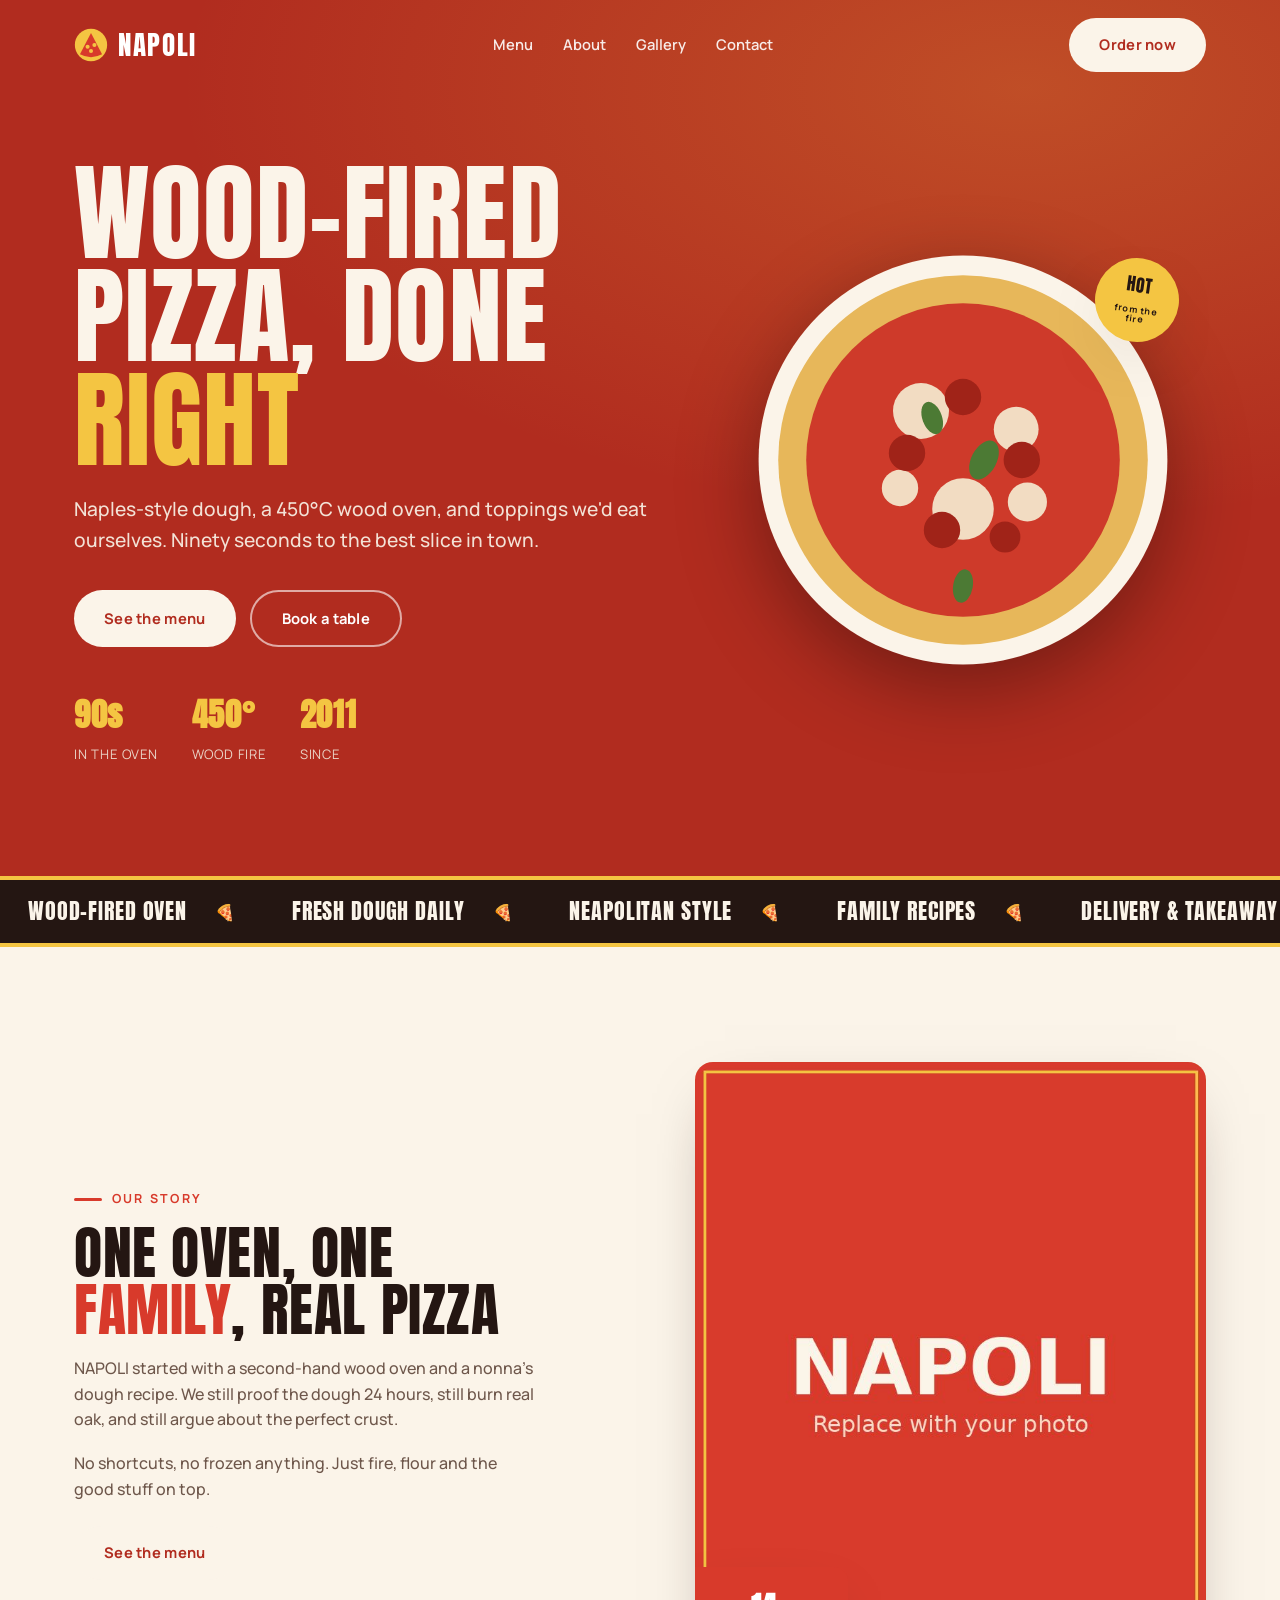
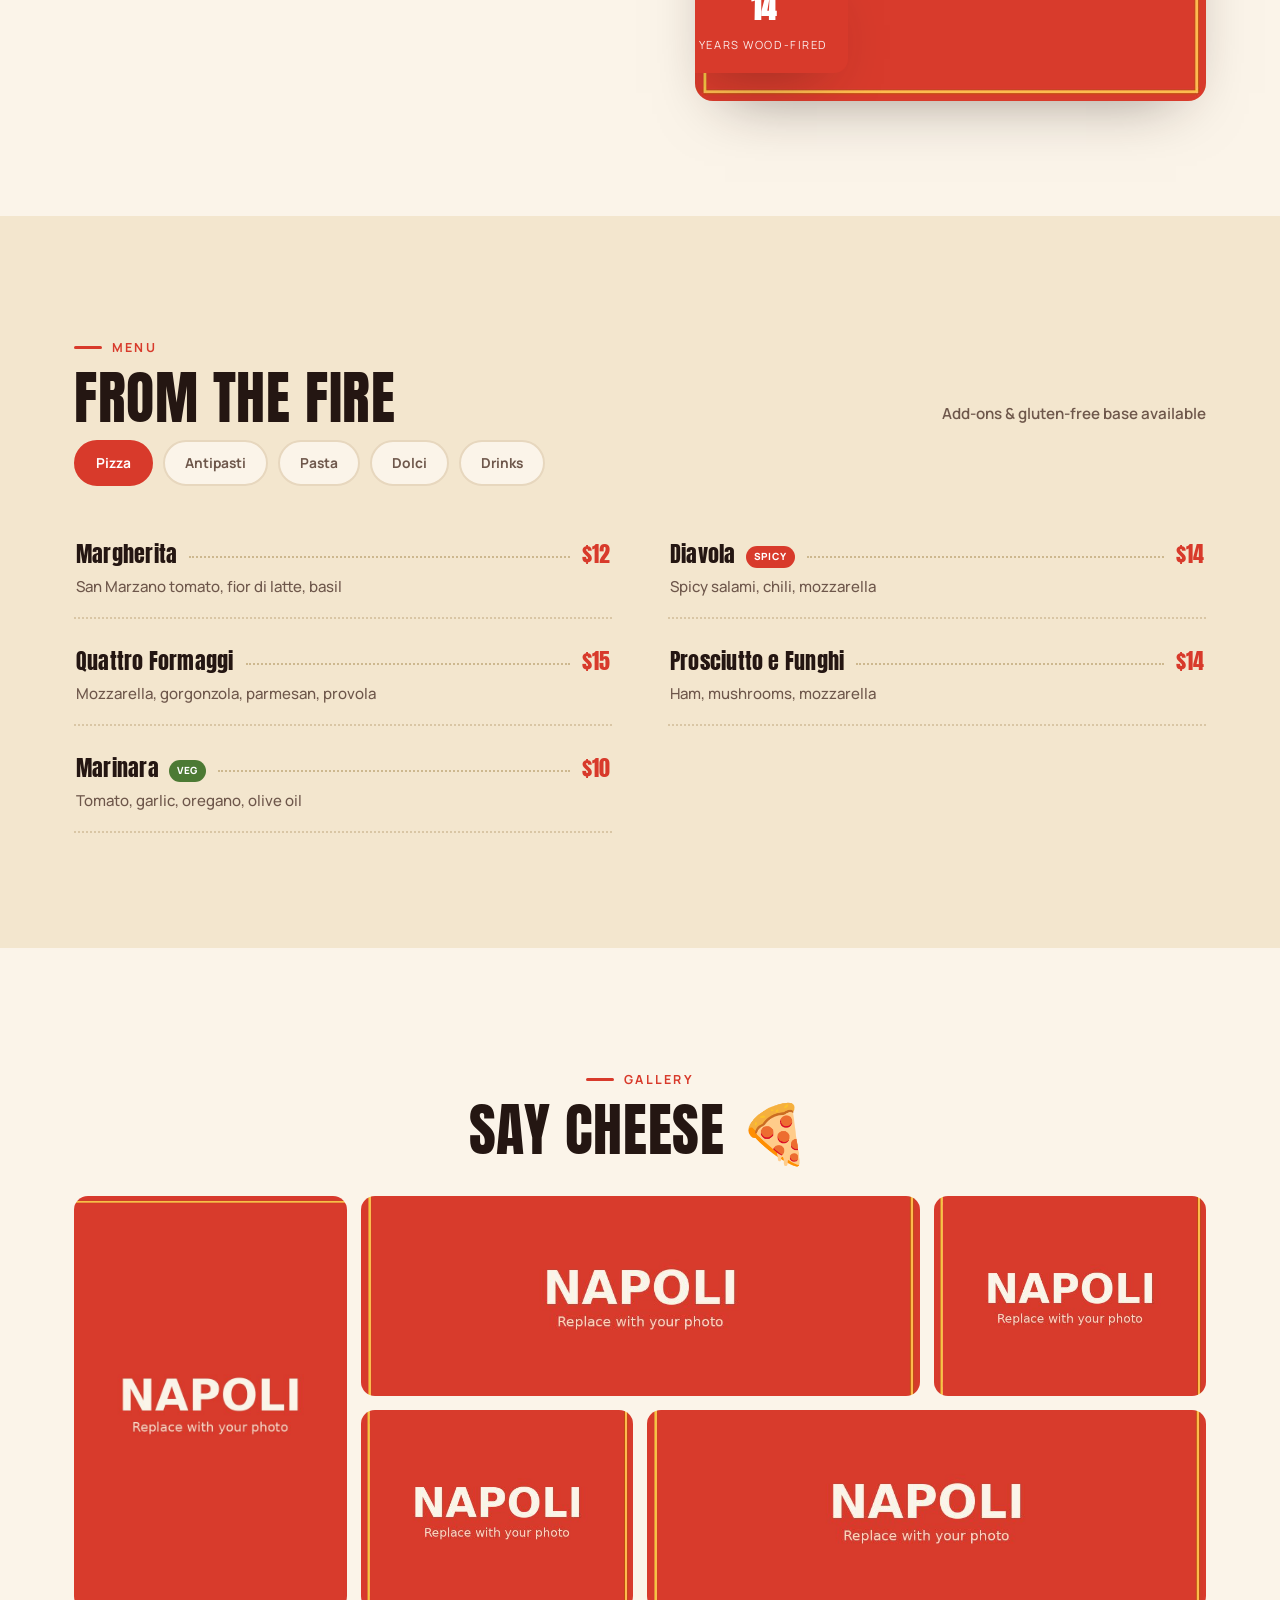
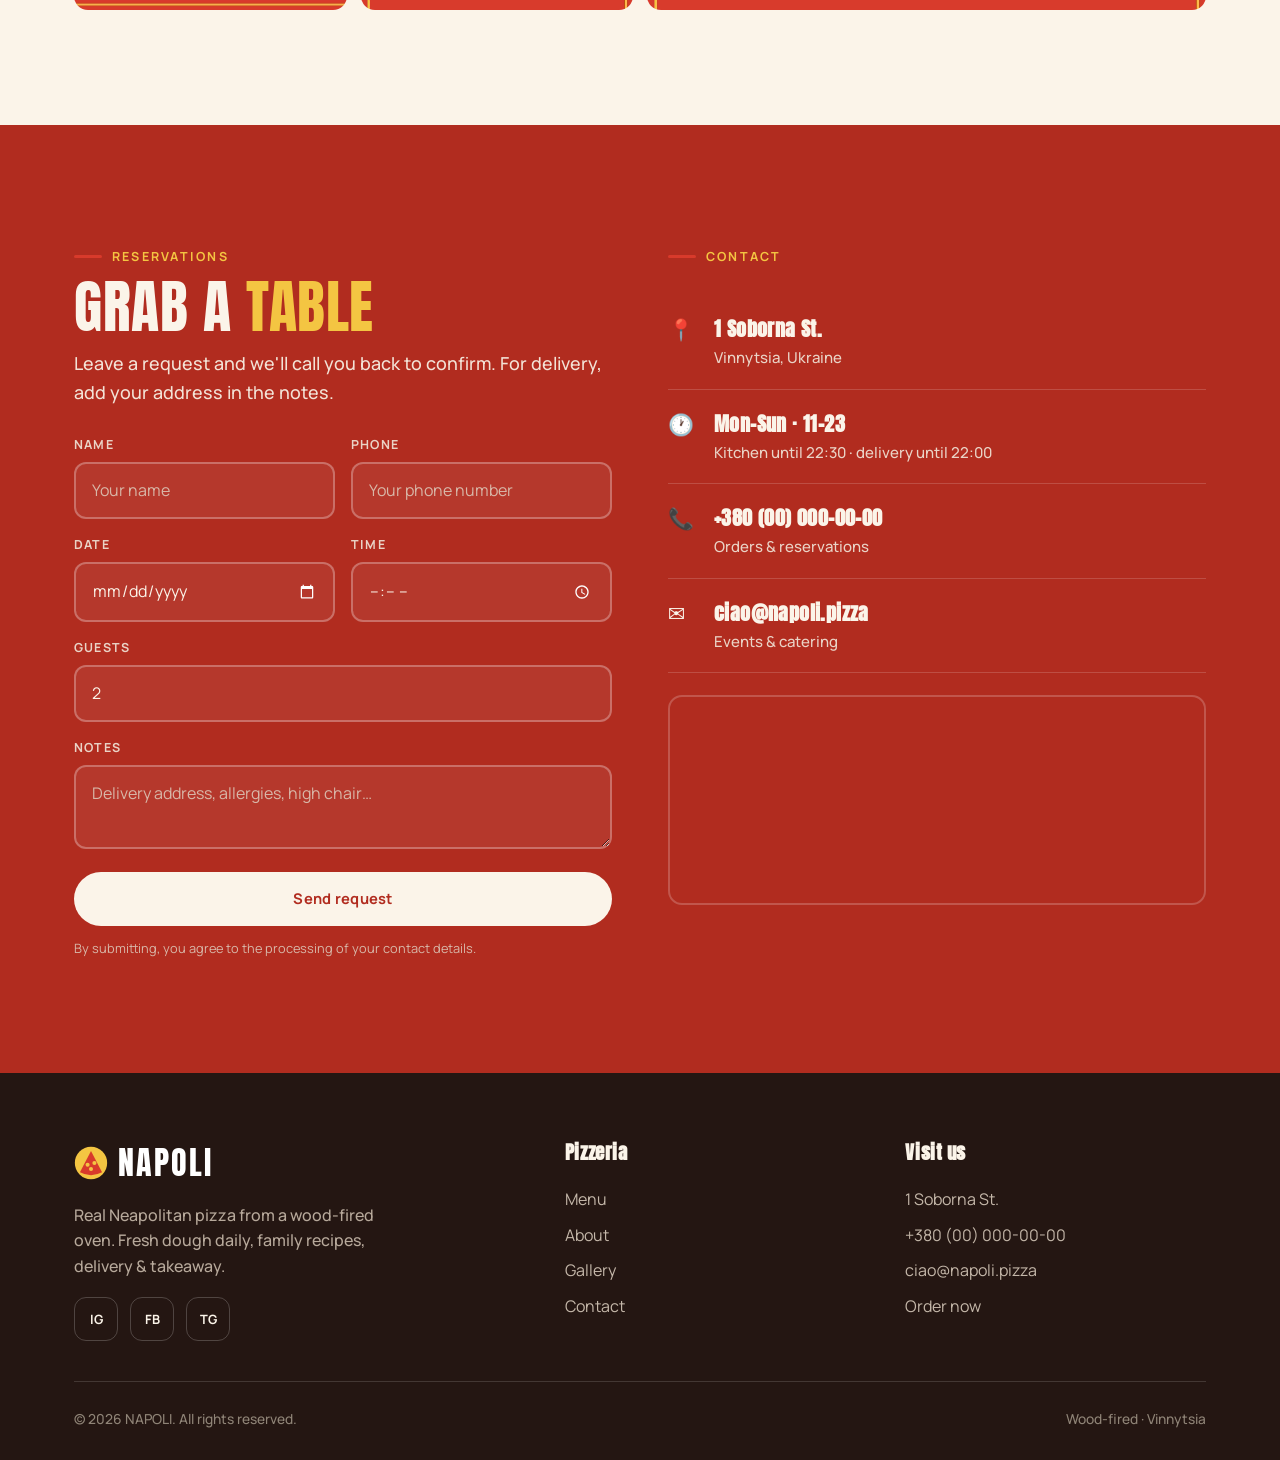
<file: index.html>
<!DOCTYPE html>
<html lang="en">
<head>
<meta charset="UTF-8" />
<meta name="viewport" content="width=device-width, initial-scale=1.0" />

<!-- ===================================================================
     NAPOLI — wood-fired pizzeria HTML template (one file, any host)
     Upload index.html to any host and the site works.
     What to edit is marked with /* ... */ comments below.
=================================================================== -->

<title>NAPOLI — Wood-Fired Pizzeria</title>
<meta name="description" content="Real Neapolitan pizza from a wood-fired oven. Fresh dough daily, family recipes, delivery & takeaway." />

<link rel="preconnect" href="https://fonts.googleapis.com" />
<link rel="preconnect" href="https://fonts.gstatic.com" crossorigin />
<link href="https://fonts.googleapis.com/css2?family=Anton&family=Manrope:wght@400;500;600;700&display=swap" rel="stylesheet" />

<link rel="stylesheet" href="css/style.css" />
<link rel="icon" href="images/favicon.svg" type="image/svg+xml" />
<meta property="og:title" content="NAPOLI — Wood-Fired Pizzeria" />
<meta property="og:description" content="Real Neapolitan pizza from a wood-fired oven." />
<meta property="og:type" content="website" />
</head>

<body class="on-red">

<!-- ============ HEADER ============ -->
<header class="site-header" id="header">
  <div class="wrap nav">
    <a href="#top" class="logo" aria-label="NAPOLI, home">
      <svg class="logo-mark" viewBox="0 0 40 40" aria-hidden="true">
        <circle cx="20" cy="20" r="19" fill="#F4C542"/>
        <path d="M20 6 L33 31 A28 28 0 0 1 7 31 Z" fill="#D83A2B"/>
        <circle cx="16" cy="22" r="2.4" fill="#F4C542"/><circle cx="24" cy="20" r="2.4" fill="#F4C542"/><circle cx="20" cy="27" r="2.4" fill="#F4C542"/>
      </svg>
      NAPOLI
    </a>
    <nav class="nav-links" id="navLinks" aria-label="Main menu">
      <a href="#menu">Menu</a>
      <a href="#about">About</a>
      <a href="#gallery">Gallery</a>
      <a href="#reserve">Contact</a>
    </nav>
    <div class="nav-cta">
      <a href="#reserve" class="btn btn-solid">Order now</a>
      <button class="burger" id="burger" aria-label="Menu" aria-expanded="false"><span></span></button>
    </div>
  </div>
</header>

<main id="top">

  <!-- ============ HERO ============ -->
  <section class="hero">
    <div class="wrap hero-grid">
      <div class="reveal">
        <h1>Wood-fired<br>pizza, done<br><em>right</em></h1>
        <p class="lead">Naples-style dough, a 450°C wood oven, and toppings we'd eat ourselves. Ninety seconds to the best slice in town.</p>
        <div class="hero-actions">
          <a href="#menu" class="btn btn-solid">See the menu</a>
          <a href="#reserve" class="btn btn-ghost">Book a table</a>
        </div>
        <div class="hero-facts">
          <div class="fact"><strong>90s</strong><span>in the oven</span></div>
          <div class="fact"><strong>450°</strong><span>wood fire</span></div>
          <div class="fact"><strong>2011</strong><span>since</span></div>
        </div>
      </div>

      <!-- Signature: hand-drawn pizza -->
      <div class="hero-art reveal" aria-hidden="true">
        <div class="pizza-spin">
          <svg viewBox="0 0 300 300" xmlns="http://www.w3.org/2000/svg">
            <circle cx="150" cy="150" r="146" fill="#FBF4E9"/>
            <circle cx="150" cy="150" r="132" fill="#E7B75A"/>
            <circle cx="150" cy="150" r="112" fill="#CE3A2A"/>
            <!-- cheese blobs -->
            <circle cx="120" cy="115" r="20" fill="#F6EAD0" opacity=".92"/>
            <circle cx="188" cy="128" r="16" fill="#F6EAD0" opacity=".92"/>
            <circle cx="150" cy="185" r="22" fill="#F6EAD0" opacity=".92"/>
            <circle cx="105" cy="170" r="13" fill="#F6EAD0" opacity=".92"/>
            <circle cx="196" cy="180" r="14" fill="#F6EAD0" opacity=".92"/>
            <!-- pepperoni -->
            <circle cx="150" cy="105" r="13" fill="#A02318"/>
            <circle cx="110" cy="145" r="13" fill="#A02318"/>
            <circle cx="192" cy="150" r="13" fill="#A02318"/>
            <circle cx="135" cy="200" r="13" fill="#A02318"/>
            <circle cx="180" cy="205" r="11" fill="#A02318"/>
            <!-- basil -->
            <ellipse cx="165" cy="150" rx="9" ry="15" fill="#4C7A34" transform="rotate(28 165 150)"/>
            <ellipse cx="128" cy="120" rx="7" ry="12" fill="#4C7A34" transform="rotate(-20 128 120)"/>
            <ellipse cx="150" cy="240" rx="7" ry="12" fill="#4C7A34" transform="rotate(10 150 240)"/>
          </svg>
        </div>
        <div class="hot-tag">HOT<small>from the fire</small></div>
      </div>
    </div>
  </section>

  <!-- ============ MARQUEE ============ -->
  <div class="strip" aria-hidden="true">
    <div class="strip-track">
      <span>Wood-fired oven</span><span>Fresh dough daily</span><span>Neapolitan style</span><span>Family recipes</span><span>Delivery & takeaway</span>
      <span>Wood-fired oven</span><span>Fresh dough daily</span><span>Neapolitan style</span><span>Family recipes</span><span>Delivery & takeaway</span>
    </div>
  </div>

  <!-- ============ ABOUT ============ -->
  <section class="about block wrap" id="about">
    <div class="about-grid">
      <div class="reveal">
        <span class="eyebrow">Our story</span>
        <h2>One oven, one<br><em>family</em>, real pizza</h2>
        <p>NAPOLI started with a second-hand wood oven and a nonna's dough recipe. We still proof the dough 24 hours, still burn real oak, and still argue about the perfect crust.</p>
        <p>No shortcuts, no frozen anything. Just fire, flour and the good stuff on top.</p>
        <a href="#menu" class="btn btn-solid" style="margin-top:24px">See the menu</a>
      </div>
      <div class="about-media reveal">
        <!-- IMAGE: replace src with your own (e.g. images/about.jpg) -->
        <img src="images/about.jpg" alt="NAPOLI pizzeria" loading="lazy" onerror="this.style.display='none'">
        <div class="years"><b>14</b><small>years wood-fired</small></div>
      </div>
    </div>
  </section>

  <!-- ============ MENU ============ -->
  <section class="menu block" id="menu">
    <div class="wrap">
      <div class="menu-head">
        <div class="reveal">
          <span class="eyebrow">Menu</span>
          <h2>From the fire</h2>
        </div>
        <p class="menu-note reveal">Add-ons & gluten-free base available</p>
      </div>
      <div class="menu-tabs reveal" id="menuTabs" role="tablist"></div>
      <div class="menu-list" id="menuList"></div>
    </div>
  </section>

  <!-- ============ GALLERY ============ -->
  <section class="gallery block wrap" id="gallery">
    <div class="reveal" style="text-align:center;margin-bottom:38px">
      <span class="eyebrow center">Gallery</span>
      <h2 style="font-size:clamp(2.2rem,4.6vw,3.6rem);margin-top:12px">Say cheese 🍕</h2>
    </div>
    <!-- GALLERY IMAGES: replace each src with your own photos -->
    <div class="gallery-grid reveal">
      <figure class="g-tall"><img src="images/gallery-1.jpg" alt="Pizza" loading="lazy" onerror="this.style.display='none'"></figure>
      <figure class="g-wide"><img src="images/gallery-2.jpg" alt="Oven" loading="lazy" onerror="this.style.display='none'"></figure>
      <figure><img src="images/gallery-3.jpg" alt="Dough" loading="lazy" onerror="this.style.display='none'"></figure>
      <figure><img src="images/gallery-4.jpg" alt="Table" loading="lazy" onerror="this.style.display='none'"></figure>
      <figure class="g-wide"><img src="images/gallery-5.jpg" alt="Interior" loading="lazy" onerror="this.style.display='none'"></figure>
    </div>
  </section>

  <!-- ============ RESERVATION + CONTACT ============ -->
  <section class="reserve block" id="reserve">
    <div class="wrap reserve-grid">
      <div class="reveal">
        <span class="eyebrow" style="color:var(--gold)">Reservations</span>
        <h2>Grab a <em>table</em></h2>
        <p class="lead">Leave a request and we'll call you back to confirm. For delivery, add your address in the notes.</p>

        <!-- FORM: sign up at formspree.io and paste your URL instead of YOUR_FORM_ID -->
        <form class="form-card" id="bookForm" action="https://formspree.io/f/YOUR_FORM_ID" method="POST">
          <div class="field-row">
            <div class="field"><label for="bName">Name</label><input id="bName" name="name" type="text" placeholder="Your name" required></div>
            <div class="field"><label for="bPhone">Phone</label><input id="bPhone" name="phone" type="tel" placeholder="Your phone number" required></div>
          </div>
          <div class="field-row">
            <div class="field"><label for="bDate">Date</label><input id="bDate" name="date" type="date" required></div>
            <div class="field"><label for="bTime">Time</label><input id="bTime" name="time" type="time" required></div>
          </div>
          <div class="field"><label for="bGuests">Guests</label><input id="bGuests" name="guests" type="number" min="1" max="20" value="2" required></div>
          <div class="field"><label for="bNote">Notes</label><textarea id="bNote" name="note" rows="2" placeholder="Delivery address, allergies, high chair…"></textarea></div>
          <button type="submit" class="btn btn-solid" style="width:100%">Send request</button>
          <p class="form-note">By submitting, you agree to the processing of your contact details.</p>
          <div class="form-ok" id="formOk">Grazie! We've got your request — we'll call you shortly 🍕</div>
        </form>
      </div>

      <div class="reveal">
        <span class="eyebrow" style="color:var(--gold)">Contact</span>
        <div class="info-list">
          <!-- CONTACT: replace with your own details -->
          <div class="info-row"><div class="ic">📍</div><div><b>1 Soborna St.</b><span>Vinnytsia, Ukraine</span></div></div>
          <div class="info-row"><div class="ic">🕐</div><div><b>Mon–Sun · 11–23</b><span>Kitchen until 22:30 · delivery until 22:00</span></div></div>
          <div class="info-row"><div class="ic">📞</div><div><b><a href="tel:+380000000000">+380 (00) 000-00-00</a></b><span>Orders & reservations</span></div></div>
          <div class="info-row"><div class="ic">✉️</div><div><b><a href="mailto:ciao@napoli.pizza">ciao@napoli.pizza</a></b><span>Events & catering</span></div></div>
        </div>
        <!-- MAP: replace the address in q=... -->
        <div class="map"><iframe title="Map" loading="lazy" src="https://www.google.com/maps?q=Vinnytsia+Soborna+1&output=embed"></iframe></div>
      </div>
    </div>
  </section>
</main>

<!-- ============ FOOTER ============ -->
<footer class="site-footer">
  <div class="wrap">
    <div class="footer-top">
      <div class="footer-brand">
        <span class="logo">
          <svg class="logo-mark" viewBox="0 0 40 40" aria-hidden="true">
            <circle cx="20" cy="20" r="19" fill="#F4C542"/>
            <path d="M20 6 L33 31 A28 28 0 0 1 7 31 Z" fill="#D83A2B"/>
            <circle cx="16" cy="22" r="2.4" fill="#F4C542"/><circle cx="24" cy="20" r="2.4" fill="#F4C542"/><circle cx="20" cy="27" r="2.4" fill="#F4C542"/>
          </svg>
          NAPOLI
        </span>
        <p>Real Neapolitan pizza from a wood-fired oven. Fresh dough daily, family recipes, delivery & takeaway.</p>
        <div class="socials">
          <a href="#" aria-label="Instagram">IG</a>
          <a href="#" aria-label="Facebook">FB</a>
          <a href="#" aria-label="Telegram">TG</a>
        </div>
      </div>
      <div class="footer-col">
        <h4>Pizzeria</h4>
        <a href="#menu">Menu</a>
        <a href="#about">About</a>
        <a href="#gallery">Gallery</a>
        <a href="#reserve">Contact</a>
      </div>
      <div class="footer-col">
        <h4>Visit us</h4>
        <a href="#">1 Soborna St.</a>
        <a href="tel:+380000000000">+380 (00) 000-00-00</a>
        <a href="mailto:ciao@napoli.pizza">ciao@napoli.pizza</a>
        <a href="#reserve">Order now</a>
      </div>
    </div>
    <div class="footer-bottom">
      <span>© <span id="year"></span> NAPOLI. All rights reserved.</span>
      <span>Wood-fired · Vinnytsia</span>
    </div>
  </div>
</footer>

<script src="js/main.js"></script>
</body>
</html>
</file>
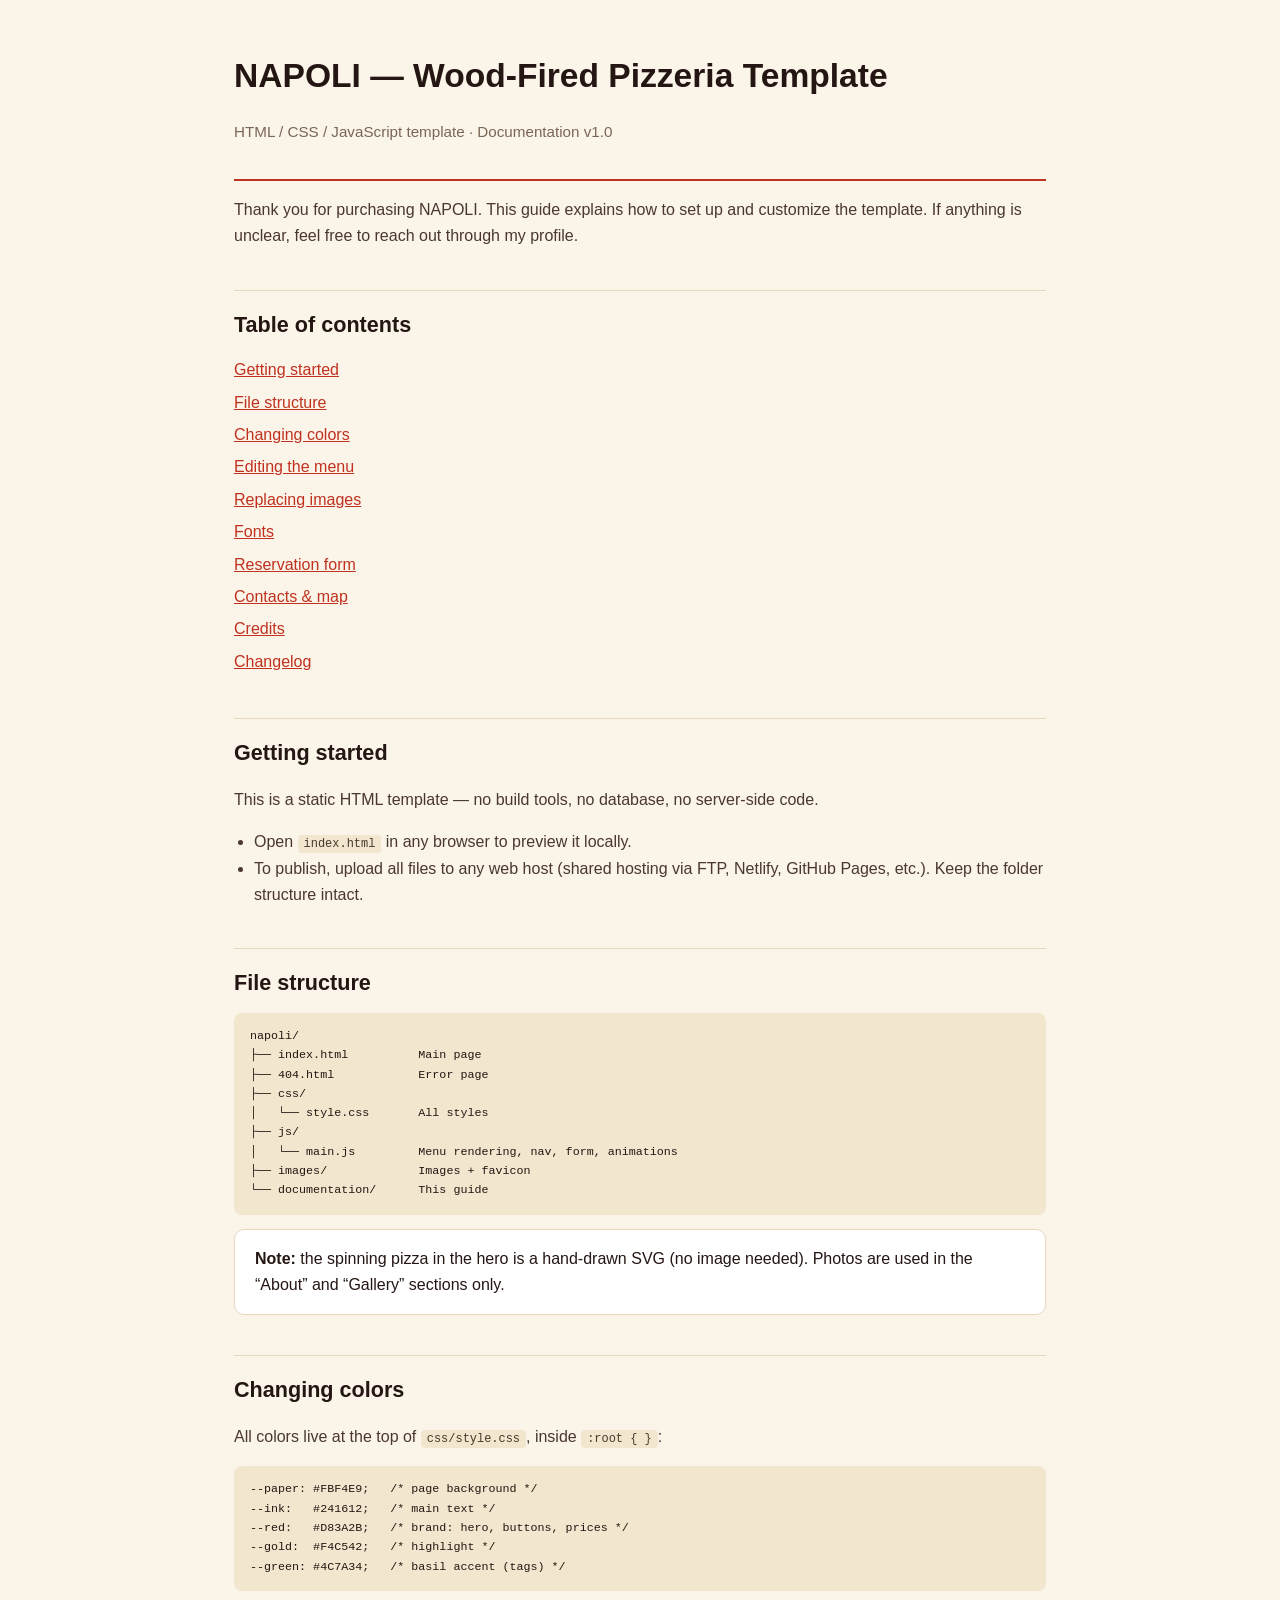
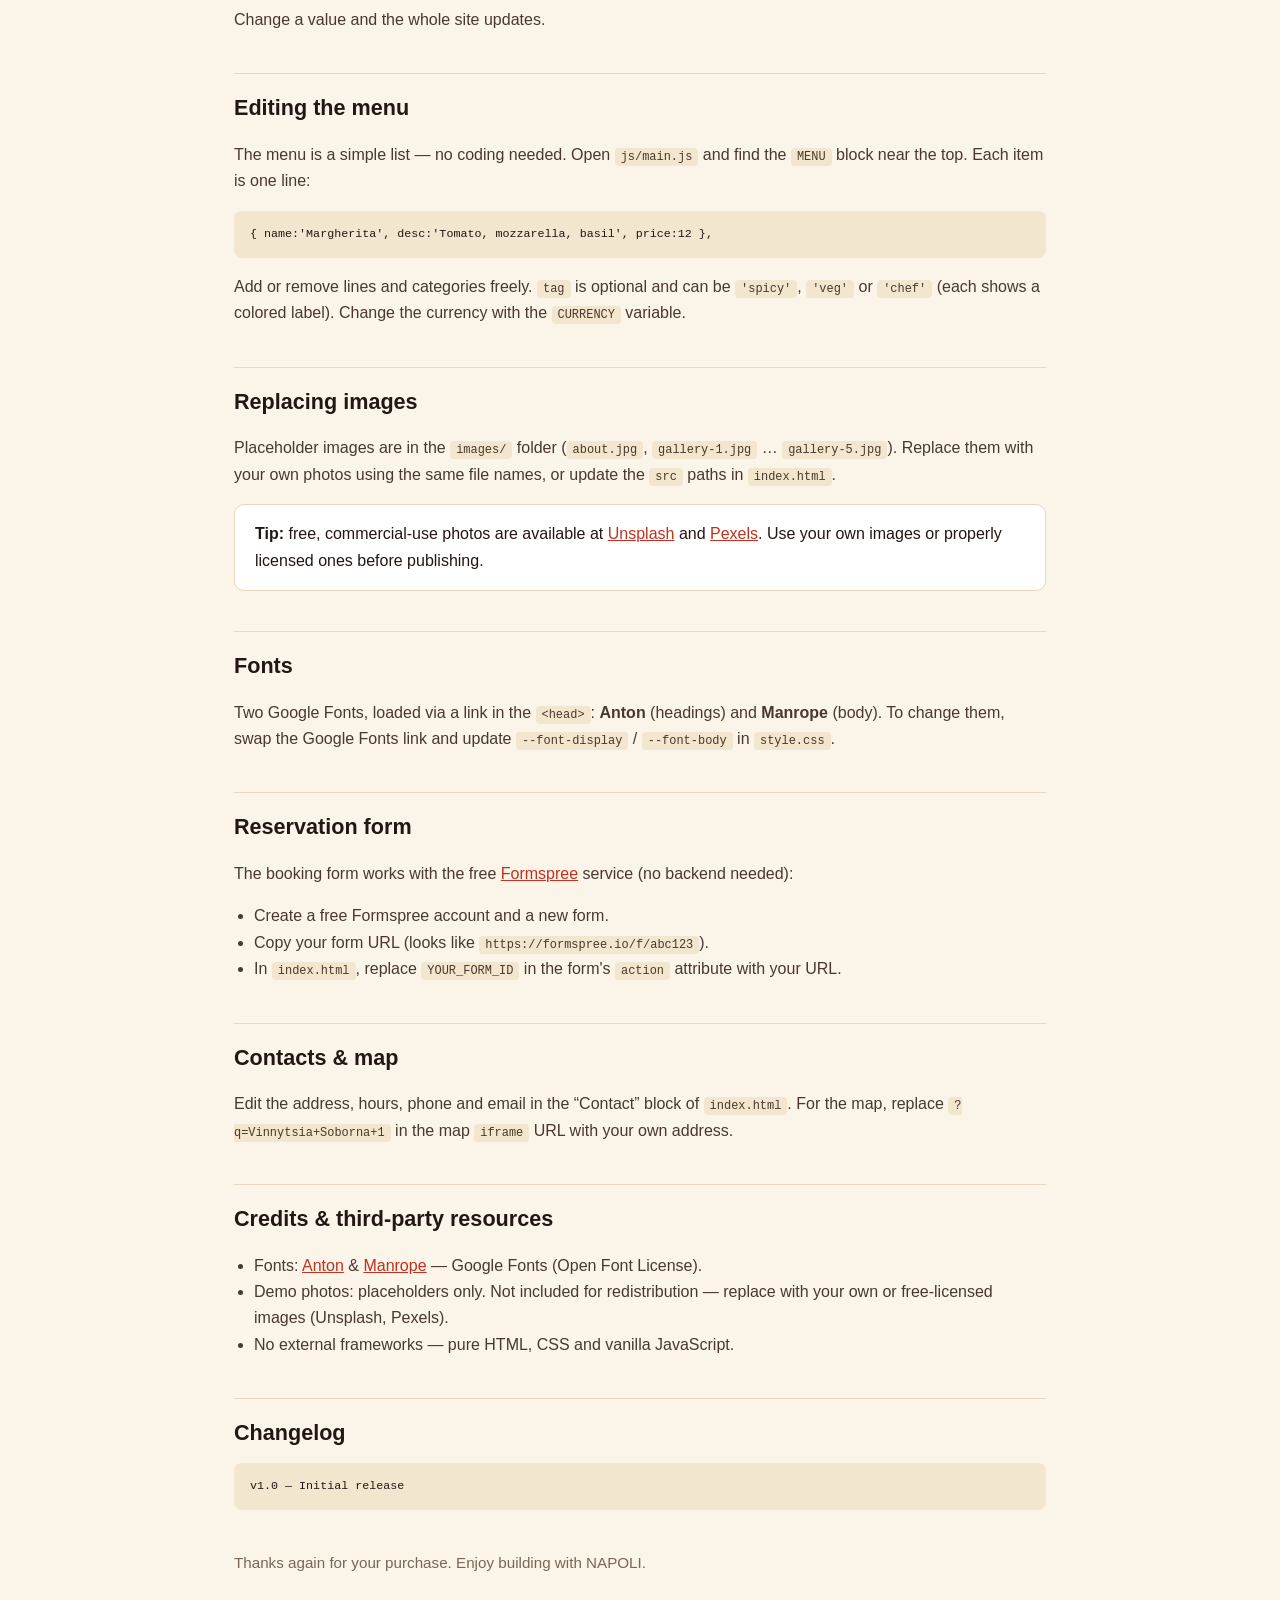
<file: documentation/index.html>
<!DOCTYPE html>
<html lang="en">
<head>
<meta charset="UTF-8" />
<meta name="viewport" content="width=device-width, initial-scale=1.0" />
<title>NAPOLI — Documentation</title>
<style>
  :root{--ink:#241612;--accent:#c0311f;--bg:#fbf4e9;--line:#e7d7be;--code:#f3e6ce}
  *{box-sizing:border-box}
  body{margin:0;font-family:-apple-system,Segoe UI,Roboto,Helvetica,Arial,sans-serif;color:var(--ink);background:var(--bg);line-height:1.65}
  .wrap{max-width:860px;margin:0 auto;padding:48px 24px}
  header{border-bottom:2px solid var(--accent);padding-bottom:20px;margin-bottom:8px}
  h1{font-size:2.1rem;margin:0 0 4px}
  h2{font-size:1.35rem;margin:40px 0 12px;padding-top:16px;border-top:1px solid var(--line)}
  p,li{color:#4a382e}
  a{color:var(--accent)}
  code{background:var(--code);padding:2px 6px;border-radius:4px;font-size:.92em}
  pre{background:var(--code);padding:14px 16px;border-radius:8px;overflow:auto;font-size:.9em}
  .muted{color:#7a6656;font-size:.95rem}
  .toc a{display:block;padding:3px 0}
  ul{padding-left:20px}
  .box{background:#fff;border:1px solid var(--line);border-radius:10px;padding:16px 20px;margin:14px 0}
</style>
</head>
<body>
<div class="wrap">
  <header>
    <h1>NAPOLI — Wood-Fired Pizzeria Template</h1>
    <p class="muted">HTML / CSS / JavaScript template · Documentation v1.0</p>
  </header>

  <p>Thank you for purchasing NAPOLI. This guide explains how to set up and customize the template. If anything is unclear, feel free to reach out through my profile.</p>

  <h2>Table of contents</h2>
  <div class="toc">
    <a href="#start">Getting started</a>
    <a href="#files">File structure</a>
    <a href="#colors">Changing colors</a>
    <a href="#menu">Editing the menu</a>
    <a href="#images">Replacing images</a>
    <a href="#fonts">Fonts</a>
    <a href="#form">Reservation form</a>
    <a href="#contact">Contacts &amp; map</a>
    <a href="#credits">Credits</a>
    <a href="#changelog">Changelog</a>
  </div>

  <h2 id="start">Getting started</h2>
  <p>This is a static HTML template — no build tools, no database, no server-side code.</p>
  <ul>
    <li>Open <code>index.html</code> in any browser to preview it locally.</li>
    <li>To publish, upload all files to any web host (shared hosting via FTP, Netlify, GitHub Pages, etc.). Keep the folder structure intact.</li>
  </ul>

  <h2 id="files">File structure</h2>
  <pre>napoli/
├── index.html          Main page
├── 404.html            Error page
├── css/
│   └── style.css       All styles
├── js/
│   └── main.js         Menu rendering, nav, form, animations
├── images/             Images + favicon
└── documentation/      This guide</pre>
  <div class="box"><strong>Note:</strong> the spinning pizza in the hero is a hand-drawn SVG (no image needed). Photos are used in the “About” and “Gallery” sections only.</div>

  <h2 id="colors">Changing colors</h2>
  <p>All colors live at the top of <code>css/style.css</code>, inside <code>:root { }</code>:</p>
  <pre>--paper: #FBF4E9;   /* page background */
--ink:   #241612;   /* main text */
--red:   #D83A2B;   /* brand: hero, buttons, prices */
--gold:  #F4C542;   /* highlight */
--green: #4C7A34;   /* basil accent (tags) */</pre>
  <p>Change a value and the whole site updates.</p>

  <h2 id="menu">Editing the menu</h2>
  <p>The menu is a simple list — no coding needed. Open <code>js/main.js</code> and find the <code>MENU</code> block near the top. Each item is one line:</p>
  <pre>{ name:'Margherita', desc:'Tomato, mozzarella, basil', price:12 },</pre>
  <p>Add or remove lines and categories freely. <code>tag</code> is optional and can be <code>'spicy'</code>, <code>'veg'</code> or <code>'chef'</code> (each shows a colored label). Change the currency with the <code>CURRENCY</code> variable.</p>

  <h2 id="images">Replacing images</h2>
  <p>Placeholder images are in the <code>images/</code> folder (<code>about.jpg</code>, <code>gallery-1.jpg</code> … <code>gallery-5.jpg</code>). Replace them with your own photos using the same file names, or update the <code>src</code> paths in <code>index.html</code>.</p>
  <div class="box"><strong>Tip:</strong> free, commercial-use photos are available at <a href="https://unsplash.com" target="_blank" rel="noopener">Unsplash</a> and <a href="https://pexels.com" target="_blank" rel="noopener">Pexels</a>. Use your own images or properly licensed ones before publishing.</div>

  <h2 id="fonts">Fonts</h2>
  <p>Two Google Fonts, loaded via a link in the <code>&lt;head&gt;</code>: <strong>Anton</strong> (headings) and <strong>Manrope</strong> (body). To change them, swap the Google Fonts link and update <code>--font-display</code> / <code>--font-body</code> in <code>style.css</code>.</p>

  <h2 id="form">Reservation form</h2>
  <p>The booking form works with the free <a href="https://formspree.io" target="_blank" rel="noopener">Formspree</a> service (no backend needed):</p>
  <ul>
    <li>Create a free Formspree account and a new form.</li>
    <li>Copy your form URL (looks like <code>https://formspree.io/f/abc123</code>).</li>
    <li>In <code>index.html</code>, replace <code>YOUR_FORM_ID</code> in the form's <code>action</code> attribute with your URL.</li>
  </ul>

  <h2 id="contact">Contacts &amp; map</h2>
  <p>Edit the address, hours, phone and email in the “Contact” block of <code>index.html</code>. For the map, replace <code>?q=Vinnytsia+Soborna+1</code> in the map <code>iframe</code> URL with your own address.</p>

  <h2 id="credits">Credits &amp; third-party resources</h2>
  <ul>
    <li>Fonts: <a href="https://fonts.google.com/specimen/Anton" target="_blank" rel="noopener">Anton</a> &amp; <a href="https://fonts.google.com/specimen/Manrope" target="_blank" rel="noopener">Manrope</a> — Google Fonts (Open Font License).</li>
    <li>Demo photos: placeholders only. Not included for redistribution — replace with your own or free-licensed images (Unsplash, Pexels).</li>
    <li>No external frameworks — pure HTML, CSS and vanilla JavaScript.</li>
  </ul>

  <h2 id="changelog">Changelog</h2>
  <pre>v1.0 — Initial release</pre>

  <p class="muted" style="margin-top:40px">Thanks again for your purchase. Enjoy building with NAPOLI.</p>
</div>
</body>
</html>
</file>
<file: css/style.css>
/* =========================================================
   1. COLORS & FONTS — main place to customize
========================================================= */
:root{
  --paper:#FBF4E9;      /* warm dough cream — content background */
  --cream:#F3E6CE;      /* soft panels */
  --ink:#241612;        /* deep espresso — text */
  --ink-soft:#6E574B;   /* muted text */
  --red:#D83A2B;        /* tomato — brand / buttons / prices */
  --red-deep:#B12C1F;   /* darker red (hover / hero) */
  --gold:#F4C542;       /* highlight (mozzarella gold) */
  --green:#4C7A34;      /* basil accent (tags) */
  --line:#E7D7BE;       /* thin lines */

  --font-display:'Anton', Impact, sans-serif;
  --font-body:'Manrope', system-ui, -apple-system, Segoe UI, Roboto, sans-serif;

  --wrap:1180px;
  --radius:18px;
  --shadow:0 22px 60px -30px rgba(36,22,18,.5);
}

/* =========================================================
   2. BASE
========================================================= */
*,*::before,*::after{box-sizing:border-box;margin:0;padding:0}
html{scroll-behavior:smooth}
body{font-family:var(--font-body);color:var(--ink);background:var(--paper);line-height:1.6;-webkit-font-smoothing:antialiased;overflow-x:hidden}
img{display:block;max-width:100%;height:auto}
a{color:inherit;text-decoration:none}
ul{list-style:none}
button{font:inherit;cursor:pointer;border:none;background:none;color:inherit}

.wrap{width:100%;max-width:var(--wrap);margin-inline:auto;padding-inline:24px}
.block{padding-block:clamp(66px,9vw,120px)}

h1,h2,h3{font-family:var(--font-display);font-weight:400;line-height:.98;letter-spacing:.01em;text-transform:uppercase}
.eyebrow{display:inline-flex;align-items:center;gap:10px;font-weight:700;font-size:.78rem;letter-spacing:.18em;text-transform:uppercase;color:var(--red)}
.eyebrow::before{content:"";width:28px;height:3px;background:var(--red);border-radius:3px}
.eyebrow.center{justify-content:center}
.lead{color:var(--ink-soft);font-size:clamp(1.02rem,1.4vw,1.16rem);max-width:52ch;font-weight:500}

/* Buttons */
.btn{display:inline-flex;align-items:center;justify-content:center;gap:9px;padding:15px 30px;border-radius:999px;font-weight:700;font-size:.92rem;letter-spacing:.02em;transition:transform .18s ease,background .2s ease,color .2s ease,border-color .2s ease}
.btn-solid{background:var(--red);color:#fff}
.btn-solid:hover{background:var(--red-deep);transform:translateY(-2px)}
.btn-ghost{border:2px solid var(--ink);color:var(--ink)}
.btn-ghost:hover{background:var(--ink);color:var(--paper);transform:translateY(-2px)}
/* on the red hero */
.on-red .btn-solid{background:var(--paper);color:var(--red-deep)}
.on-red .btn-solid:hover{background:#fff}
.on-red .btn-ghost{border-color:rgba(255,255,255,.6);color:#fff}
.on-red .btn-ghost:hover{background:#fff;color:var(--red-deep);border-color:#fff}

/* =========================================================
   3. HEADER
========================================================= */
.site-header{position:fixed;inset:0 0 auto 0;z-index:60;padding-block:18px;transition:background .3s ease,box-shadow .3s ease,padding .3s ease;color:#fff}
.site-header.scrolled{background:rgba(177,44,31,.96);backdrop-filter:blur(8px);padding-block:12px;box-shadow:0 2px 0 rgba(0,0,0,.12)}
.nav{display:flex;align-items:center;justify-content:space-between;gap:22px}
.logo{display:inline-flex;align-items:center;gap:10px;font-family:var(--font-display);font-size:1.7rem;letter-spacing:.06em;color:inherit}
.logo-mark{width:34px;height:34px;flex:none}
.nav-links{display:flex;align-items:center;gap:30px}
.nav-links a{font-weight:600;font-size:.92rem;color:inherit;opacity:.9;position:relative;padding:4px 0}
.nav-links a::after{content:"";position:absolute;left:0;bottom:-2px;width:0;height:2px;background:var(--gold);transition:width .22s ease}
.nav-links a:hover{opacity:1}
.nav-links a:hover::after{width:100%}
.nav-cta{display:flex;align-items:center;gap:14px}
.burger{display:none;width:46px;height:46px;border-radius:12px;border:2px solid rgba(255,255,255,.5);align-items:center;justify-content:center}
.burger span,.burger span::before,.burger span::after{content:"";display:block;position:absolute;width:20px;height:2px;background:#fff;transition:.25s}
.burger span{position:relative}
.burger span::before{top:-6px}.burger span::after{top:6px}
body.menu-open .burger span{background:transparent}
body.menu-open .burger span::before{top:0;transform:rotate(45deg)}
body.menu-open .burger span::after{top:0;transform:rotate(-45deg)}

/* =========================================================
   4. HERO (bold red) — signature: hand-drawn pizza
========================================================= */
.hero{position:relative;background:var(--red-deep);color:var(--paper);padding-top:clamp(140px,18vh,200px);overflow:hidden}
.hero::before{content:"";position:absolute;inset:0;background:radial-gradient(120% 90% at 80% 10%,rgba(244,197,66,.22),transparent 55%);pointer-events:none}
.hero-grid{position:relative;display:grid;grid-template-columns:1.1fr .9fr;gap:50px;align-items:center;padding-bottom:clamp(60px,9vw,110px)}
.hero h1{font-size:clamp(3rem,9vw,6.6rem);color:var(--paper)}
.hero h1 em{font-style:normal;color:var(--gold)}
.hero .lead{color:#F3E2D6;margin-top:22px;font-size:clamp(1.05rem,1.5vw,1.22rem)}
.hero-actions{display:flex;flex-wrap:wrap;gap:14px;margin-top:34px}
.hero-facts{display:flex;gap:34px;margin-top:42px;flex-wrap:wrap}
.fact strong{display:block;font-family:var(--font-display);font-size:2rem;color:var(--gold);letter-spacing:.02em}
.fact span{font-size:.82rem;color:#EAD3C6;letter-spacing:.06em;text-transform:uppercase}

.hero-art{position:relative;justify-self:center;width:100%;max-width:420px;aspect-ratio:1}
.pizza-spin{animation:spin 44s linear infinite;transform-origin:center}
@keyframes spin{to{transform:rotate(360deg)}}
.hero-art svg{width:100%;height:auto;filter:drop-shadow(0 24px 40px rgba(0,0,0,.35))}
.hot-tag{position:absolute;right:-6px;top:8px;background:var(--gold);color:var(--ink);font-family:var(--font-display);font-size:1.1rem;padding:14px 16px;border-radius:50%;width:84px;height:84px;display:grid;place-items:center;text-align:center;line-height:1;transform:rotate(8deg);box-shadow:var(--shadow)}
.hot-tag small{display:block;font-family:var(--font-body);font-weight:700;font-size:.56rem;letter-spacing:.06em;margin-top:3px}

/* =========================================================
   5. MARQUEE (checkered ribbon)
========================================================= */
.strip{background:var(--ink);color:var(--paper);overflow:hidden;border-block:4px solid var(--gold)}
.strip-track{display:flex;gap:0;width:max-content;animation:scroll 28s linear infinite}
.strip-track span{font-family:var(--font-display);font-size:1.35rem;letter-spacing:.04em;padding:14px 28px;white-space:nowrap;display:inline-flex;align-items:center;gap:28px;text-transform:uppercase}
.strip-track span::after{content:"🍕";font-size:1rem}
@keyframes scroll{to{transform:translateX(-50%)}}

/* =========================================================
   6. ABOUT
========================================================= */
.about-grid{display:grid;grid-template-columns:1.05fr .95fr;gap:56px;align-items:center}
.about h2{font-size:clamp(2.2rem,4.6vw,3.6rem);margin-top:16px}
.about h2 em{font-style:normal;color:var(--red)}
.about p{color:var(--ink-soft);margin-top:18px;max-width:46ch;font-weight:500}
.about-media{position:relative;aspect-ratio:4/5;border-radius:var(--radius);overflow:hidden;background:linear-gradient(135deg,var(--cream),#E7D3AE);box-shadow:var(--shadow)}
.about-media img{width:100%;height:100%;object-fit:cover}
.years{position:absolute;left:-16px;bottom:28px;background:var(--red);color:#fff;text-align:center;padding:16px 20px;border-radius:14px;box-shadow:var(--shadow)}
.years b{display:block;font-family:var(--font-display);font-size:1.9rem}
.years small{font-size:.7rem;letter-spacing:.14em;text-transform:uppercase;opacity:.9}

/* =========================================================
   7. MENU
========================================================= */
.menu{background:var(--cream)}
.menu-head{display:flex;flex-wrap:wrap;align-items:flex-end;justify-content:space-between;gap:22px;margin-bottom:14px}
.menu-head h2{font-size:clamp(2.2rem,4.6vw,3.6rem);margin-top:12px}
.menu-note{font-weight:600;color:var(--ink-soft);font-size:.95rem}
.menu-tabs{display:flex;flex-wrap:wrap;gap:10px;margin-bottom:32px}
.tab{padding:10px 20px;border-radius:999px;background:var(--paper);border:2px solid var(--line);font-weight:700;font-size:.86rem;color:var(--ink-soft);transition:.18s}
.tab:hover{border-color:var(--red)}
.tab.active{background:var(--red);border-color:var(--red);color:#fff}
.menu-list{display:grid;grid-template-columns:1fr 1fr;gap:6px 56px}
.menu-item{padding:18px 2px;border-bottom:2px dotted #D9C6A5}
.mi-top{display:flex;align-items:baseline;gap:12px}
.mi-name{font-family:var(--font-display);font-size:1.4rem;letter-spacing:.01em}
.mi-dots{flex:1;border-bottom:2px dotted #CDB88F;transform:translateY(-5px)}
.mi-price{font-family:var(--font-display);font-size:1.35rem;color:var(--red);white-space:nowrap}
.mi-desc{color:var(--ink-soft);font-size:.94rem;margin-top:3px;font-weight:500;max-width:44ch}
.mi-tag{display:inline-block;font-family:var(--font-body);font-size:.62rem;font-weight:800;letter-spacing:.08em;text-transform:uppercase;color:#fff;background:var(--ink);padding:3px 8px;border-radius:999px;margin-left:10px;transform:translateY(-3px)}
.mi-tag.spicy{background:var(--red)}
.mi-tag.veg{background:var(--green)}

/* =========================================================
   8. GALLERY
========================================================= */
.gallery-grid{display:grid;grid-template-columns:repeat(4,1fr);grid-auto-rows:200px;gap:14px}
.gallery-grid figure{position:relative;overflow:hidden;border-radius:14px;background:var(--red-deep)}
.gallery-grid .g-wide{grid-column:span 2}
.gallery-grid .g-tall{grid-row:span 2}
.gallery-grid img{width:100%;height:100%;object-fit:cover;transition:transform .5s ease}
.gallery-grid figure:hover img{transform:scale(1.07)}

/* =========================================================
   9. RESERVATION + CONTACT
========================================================= */
.reserve{background:var(--red-deep);color:var(--paper)}
.reserve-grid{display:grid;grid-template-columns:1fr 1fr;gap:56px;align-items:start}
.reserve h2{font-size:clamp(2.2rem,4.6vw,3.6rem);color:var(--paper);margin-top:12px}
.reserve h2 em{font-style:normal;color:var(--gold)}
.reserve .lead{color:#F3E2D6;margin-top:14px}
.form-card{margin-top:28px}
.field{margin-bottom:16px}
.field label{display:block;font-weight:700;font-size:.78rem;letter-spacing:.1em;text-transform:uppercase;color:#EAD3C6;margin-bottom:7px}
.field input,.field textarea{width:100%;padding:14px 16px;border:2px solid rgba(255,255,255,.28);border-radius:12px;background:rgba(255,255,255,.06);font:inherit;color:var(--paper);transition:border-color .2s}
.field input::placeholder,.field textarea::placeholder{color:#D8B7A8}
.field input:focus,.field textarea:focus{outline:none;border-color:var(--gold)}
.field-row{display:grid;grid-template-columns:1fr 1fr;gap:16px}
.form-note{font-size:.8rem;color:#D8B7A8;margin-top:12px}
.form-ok{display:none;background:rgba(244,197,66,.16);border:2px solid var(--gold);color:var(--gold);padding:14px 16px;border-radius:12px;margin-top:14px;font-weight:700}
.reserve input[type=date],.reserve input[type=time]{color-scheme:dark}

.info-list{margin-top:28px}
.info-row{display:flex;gap:16px;padding:18px 0;border-bottom:1px solid rgba(255,255,255,.16)}
.info-row .ic{font-size:1.3rem;width:30px;flex:none}
.info-row b{font-family:var(--font-display);font-size:1.25rem;display:block;letter-spacing:.02em}
.info-row span{color:#EAD3C6;font-size:.94rem;font-weight:500}
.info-row a:hover{color:var(--gold)}
.map{margin-top:22px;border-radius:14px;overflow:hidden;height:210px;border:2px solid rgba(255,255,255,.2)}
.map iframe{width:100%;height:100%;border:0;filter:grayscale(.3)}

/* =========================================================
   10. FOOTER
========================================================= */
.site-footer{background:var(--ink);color:var(--paper);padding-block:64px 30px}
.footer-top{display:grid;grid-template-columns:1.5fr 1fr 1fr;gap:40px;padding-bottom:40px;border-bottom:1px solid rgba(255,255,255,.14)}
.footer-brand .logo{font-size:2rem;color:#fff}
.footer-brand p{color:#B7A99B;margin-top:14px;max-width:32ch;font-weight:500}
.footer-col h4{font-family:var(--font-display);font-size:1.2rem;margin-bottom:14px;letter-spacing:.03em}
.footer-col a{display:block;color:#C4B7A9;padding:5px 0}
.footer-col a:hover{color:var(--gold)}
.socials{display:flex;gap:12px;margin-top:18px}
.socials a{width:44px;height:44px;border-radius:12px;border:1px solid rgba(255,255,255,.2);display:grid;place-items:center;font-weight:700;font-size:.8rem;transition:.2s}
.socials a:hover{background:var(--red);border-color:var(--red);color:#fff}
.footer-bottom{padding-top:26px;display:flex;flex-wrap:wrap;gap:10px;justify-content:space-between;color:#8F8477;font-size:.86rem;font-weight:500}

/* =========================================================
   11. SCROLL REVEAL
========================================================= */
.js .reveal{opacity:0;transform:translateY(28px);transition:opacity .7s ease,transform .7s cubic-bezier(.2,.7,.2,1)}
.js .reveal.in{opacity:1;transform:none}

/* Mobile menu */
@media (max-width:900px){
  .nav-links{position:fixed;inset:0 0 0 auto;width:min(80vw,320px);background:var(--red-deep);flex-direction:column;align-items:flex-start;gap:8px;padding:110px 32px 32px;transform:translateX(100%);transition:transform .3s ease;z-index:55}
  body.menu-open .nav-links{transform:none}
  .nav-links a{font-family:var(--font-display);font-size:1.6rem;opacity:1}
  .burger{display:flex}
  .nav-cta .btn{display:none}
}

/* =========================================================
   12. RESPONSIVE
========================================================= */
@media (max-width:940px){
  .hero-grid,.about-grid,.reserve-grid{grid-template-columns:1fr;gap:44px}
  .hero-art{order:-1;max-width:300px}
  .menu-list{grid-template-columns:1fr;gap:0}
  .footer-top{grid-template-columns:1fr 1fr}
  .about-media{max-width:420px}
}
@media (max-width:600px){
  .gallery-grid{grid-template-columns:1fr 1fr;grid-auto-rows:150px}
  .gallery-grid .g-tall{grid-row:auto}
  .field-row{grid-template-columns:1fr}
  .footer-top{grid-template-columns:1fr}
}

/* Accessibility */
:focus-visible{outline:3px solid var(--gold);outline-offset:3px;border-radius:6px}
@media (prefers-reduced-motion:reduce){
  *{animation:none !important;transition:none !important;scroll-behavior:auto}
  .js .reveal{opacity:1;transform:none}
}
</file>
